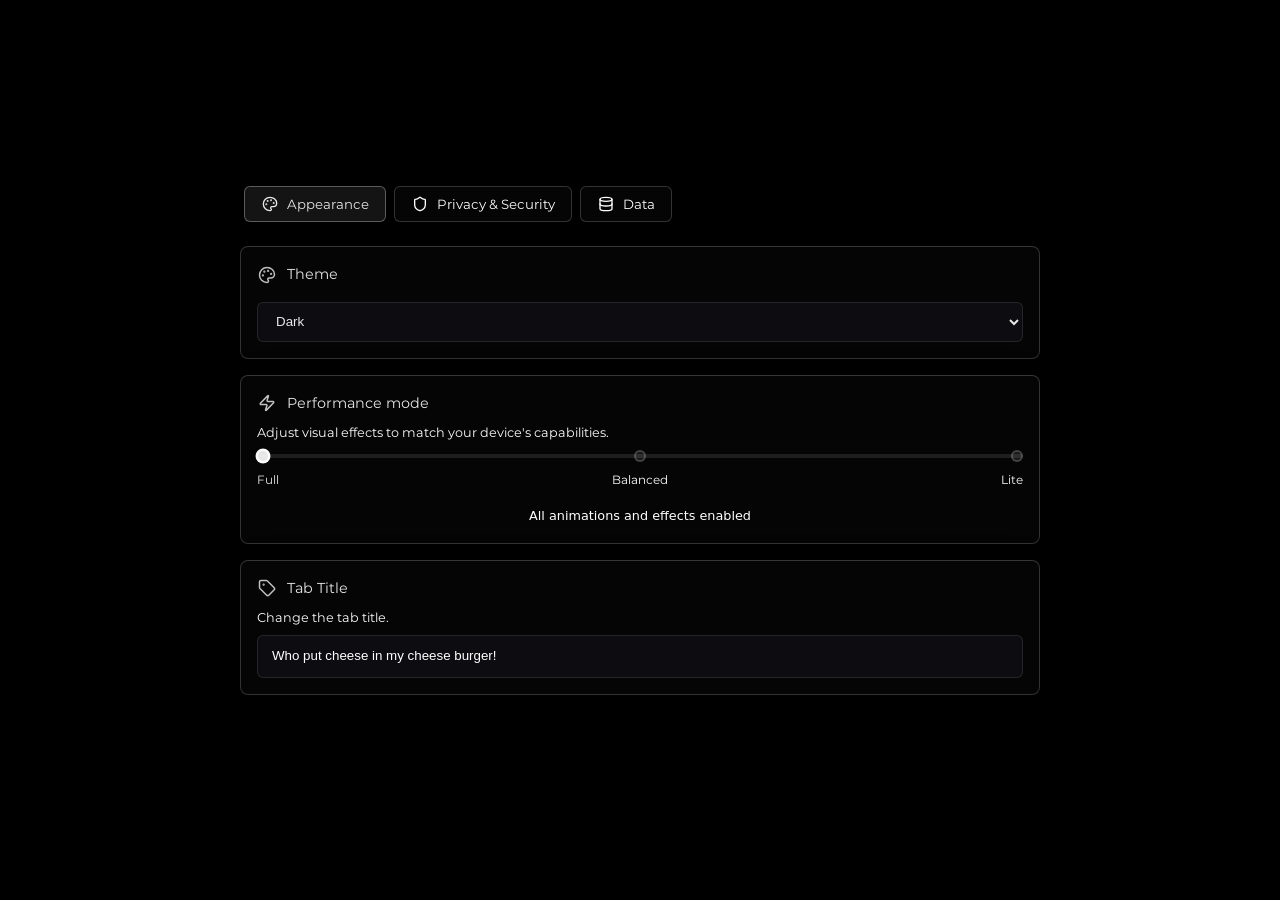
<file: settings.html>
<!DOCTYPE html>
<html lang="en" data-theme="dark">
<head>
    <meta charset="UTF-8" />
    <meta name="viewport" content="width=device-width, initial-scale=1.0" />
    <title>Imp Lite Settings</title>
    <meta property="og:title" content="IXL | Math, Language Arts, Science, Social Studies, and Spanish">
    <meta property="og:image" content="https://www.ixl.com/dv3/powZqMuTE7du4asFrVyNGxxoqkw/yui3/opengraph/assets/general_us.png">
    <meta property="og:site_name" content="IXL Learning"/>
    <meta name="msapplication-TileColor" content="#00ffa6">
    <meta name="description" content="IXL is the world's most popular subscription-based learning site for K–12. Used by over 17 million students, IXL provides personalized learning in more than 17,000 topics, covering math, language arts, science, social studies, and Spanish. Interactive questions, awards, and certificates keep kids motivated as they master skills.">
    <meta property="og:description" content="IXL is the world's most popular subscription-based learning site for K–12. Used by over 17 million students, IXL provides personalized learning in more than 17,000 topics, covering math, language arts, science, social studies, and Spanish. Interactive questions, awards, and certificates keep kids motivated as they master skills.">
    <meta name="keywords" content="online learning, education, K-12, students, teachers, math practice, reading comprehension, science education, test preparation, homework help">
    <meta name="author" content="IXL Learning">
    <meta name="robots" content="index, follow">
    <meta name="language" content="English">
    <meta name="revisit-after" content="7 days">
    <meta name="rating" content="general">
    <meta name="distribution" content="global">
    <meta name="topic" content="Education">
    <meta name="category" content="Education, Learning, K-12">
    <meta name="coverage" content="Worldwide">
    <meta name="identifier-URL" content="https://www.ixl.com">
    <meta name="subject" content="Educational Resources and Online Learning">
    <meta name="copyright" content="IXL Learning">
    <meta name="audience" content="Students, Teachers, Parents">
    <meta name="target" content="K-12 education, homeschool, tutoring">
    <link rel="stylesheet" href="./css/themes.css">
    <link rel="stylesheet" href="./css/english.css">
    <script async src="https://www.googletagmanager.com/gtag/js?id=G-8ESCLX91T0"></script>
    <script>window.dataLayer = window.dataLayer || [];function gtag(){dataLayer.push(arguments);}gtag('js', new Date());gtag('config', 'G-8ESCLX91T0');</script>
    <script defer src="./js/themes.js"></script>
    <script defer src="./js/theme-page-bootstrap.js"></script>
    <script defer src="./js/settings.js"></script>
    <link rel="stylesheet" href="./fonts/ob-fonts.css" media="print" onload="this.media='all'">
    <noscript><link rel="stylesheet" href="./fonts/ob-fonts.css"></noscript>
    <script src="./fonts/ob-fonts.js" defer></script>
</head>
<body>

<div class="subject-ad ad-center" aria-label="Advertisement">
    <script>var atOptions={'key':'7e7d797e465bc91f6a6499dd54124e75','format':'iframe','height':90,'width':728,'params':{}};</script>
    <script async src="https://cheaplyregainthrift.com/7e7d797e465bc91f6a6499dd54124e75/invoke.js"></script>
</div>

<div id="preferences-view">
    <div id="settings-root">

        <div class="s-tabs-container">
            <button class="tab-button active" data-tab="display">
                <span class="tab-icon">
                    <svg xmlns="http://www.w3.org/2000/svg" width="24" height="24" viewBox="0 0 24 24" fill="none" stroke="currentColor" stroke-width="2" stroke-linecap="round" stroke-linejoin="round"><path d="M12 22a1 1 0 0 1 0-20 10 9 0 0 1 10 9 5 5 0 0 1-5 5h-2.25a1.75 1.75 0 0 0-1.4 2.8l.3.4a1.75 1.75 0 0 1-1.4 2.8z"/><circle cx="13.5" cy="6.5" r=".5" fill="currentColor"/><circle cx="17.5" cy="10.5" r=".5" fill="currentColor"/><circle cx="6.5" cy="12.5" r=".5" fill="currentColor"/><circle cx="8.5" cy="7.5" r=".5" fill="currentColor"/></svg>
                </span>
                <span class="obfuscate">両乐乐久乁乒乁乎乃久</span>
            </button>
            <button class="tab-button" data-tab="privacy">
                <span class="tab-icon">
                    <svg xmlns="http://www.w3.org/2000/svg" width="24" height="24" viewBox="0 0 24 24" fill="none" stroke="currentColor" stroke-width="2" stroke-linecap="round" stroke-linejoin="round"><path d="M20 13c0 5-3.5 7.5-7.66 8.95a1 1 0 0 1-.67-.01C7.5 20.5 4 18 4 13V6a1 1 0 0 1 1-1c2 0 4.5-1.2 6.24-2.72a1.17 1.17 0 0 1 1.52 0C14.51 3.81 17 5 19 5a1 1 0 0 1 1 1z"/></svg>
                </span>
                <span class="obfuscate">丰乒义乖乁乃乙一丆一丳久乃乕乒义乔乙</span>
            </button>
            <button class="tab-button" data-tab="data">
                <span class="tab-icon">
                    <svg xmlns="http://www.w3.org/2000/svg" width="24" height="24" viewBox="0 0 24 24" fill="none" stroke="currentColor" stroke-width="2" stroke-linecap="round" stroke-linejoin="round"><ellipse cx="12" cy="5" rx="9" ry="3"/><path d="M3 5V19A9 3 0 0 0 21 19V5"/><path d="M3 12A9 3 0 0 0 21 12"/></svg>
                </span>
                <span class="obfuscate">两乁乔乁</span>
            </button>
        </div>

        <div id="settings-panels">
            <div class="settings-panel active" data-panel="display">

                <div class="setting-item">
                    <div class="setting-header">
                        <span class="setting-header-icon">
                            <svg xmlns="http://www.w3.org/2000/svg" width="24" height="24" viewBox="0 0 24 24" fill="none" stroke="currentColor" stroke-width="2" stroke-linecap="round" stroke-linejoin="round"><path d="M12 22a1 1 0 0 1 0-20 10 9 0 0 1 10 9 5 5 0 0 1-5 5h-2.25a1.75 1.75 0 0 0-1.4 2.8l.3.4a1.75 1.75 0 0 1-1.4 2.8z"/><circle cx="13.5" cy="6.5" r=".5" fill="currentColor"/><circle cx="17.5" cy="10.5" r=".5" fill="currentColor"/><circle cx="6.5" cy="12.5" r=".5" fill="currentColor"/><circle cx="8.5" cy="7.5" r=".5" fill="currentColor"/></svg>
                        </span>
                        <label class="obfuscate">临么久乍久</label>
                    </div>
                    <select id="theme-select">
                        <option value="dark">Dark</option>
                        <option value="light">Light</option>
                        <option value="matrix">Matrix</option>
                        <option value="blood">Blood</option>
                        <option value="sunset">Sunset</option>
                        <option value="forest">Forest</option>
                        <option value="cyberpunk">Cyberpunk</option>
                        <option value="midnight">Midnight</option>
                        <option value="purplehaze">Purplehaze</option>
                        <option value="coffee">Coffee</option>
                        <option value="ocean">Ocean</option>
                        <option value="aurora">Aurora</option>
                        <option value="ember">Ember</option>
                        <option value="graphite">Graphite</option>
                        <option value="sakura">Sakura</option>
                    </select>
                </div>

                <div class="setting-item">
                    <div class="setting-header">
                        <span class="setting-header-icon">
                            <svg xmlns="http://www.w3.org/2000/svg" width="24" height="24" viewBox="0 0 24 24" fill="none" stroke="currentColor" stroke-width="2" stroke-linecap="round" stroke-linejoin="round"><path d="M4 14a1 1 0 0 1-.78-1.63l9.9-10.2a.5.5 0 0 1 .86.46l-1.92 6.02A1 1 0 0 0 13 10h7a1 1 0 0 1 .78 1.63l-9.9 10.2a.5.5 0 0 1-.86-.46l1.92-6.02A1 1 0 0 0 11 14z"/></svg>
                        </span>
                        <label class="obfuscate">丰久乒乆乏乒乍乁乎乃久一乍乏乄久</label>
                    </div>
                    <p class="setting-hint obfuscate">両乄乊乕乓乔一乖义乓乕乁乌一久乆乆久乃乔乓一乔乏一乍乁乔乃么一乙乏乕乒一乄久乖义乃久万乓一乃乁乐乁乂义乌义乔义久乓与</p>
                    <div class="perf-track-wrap">
                        <div class="perf-track">
                            <div class="perf-fill" id="perf-fill"></div>
                            <div class="perf-stops">
                                <div class="perf-stop" data-i="0"></div>
                                <div class="perf-stop" data-i="1"></div>
                                <div class="perf-stop" data-i="2"></div>
                            </div>
                        </div>
                        <div class="perf-labels">
                            <span class="perf-lbl obfuscate" data-i="0">並乕乌乌</span>
                            <span class="perf-lbl obfuscate" data-i="1">丢乁乌乁乎乃久乄</span>
                            <span class="perf-lbl obfuscate" data-i="2">丬义乔久</span>
                        </div>
                    </div>
                    <p class="perf-desc" id="perf-desc"></p>
                </div>

                <div class="setting-item">
                    <div class="setting-header">
                        <span class="setting-header-icon">
                            <svg xmlns="http://www.w3.org/2000/svg" width="24" height="24" viewBox="0 0 24 24" fill="none" stroke="currentColor" stroke-width="2" stroke-linecap="round" stroke-linejoin="round"><path d="M12.586 2.586A2 2 0 0 0 11.172 2H4a2 2 0 0 0-2 2v7.172a2 2 0 0 0 .586 1.414l8.704 8.704a2.426 2.426 0 0 0 3.42 0l6.58-6.58a2.426 2.426 0 0 0 0-3.42z"/><circle cx="7.5" cy="7.5" r=".5" fill="currentColor"/></svg>
                        </span>
                        <label class="obfuscate">临乁乂一临义乔乌久</label>
                    </div>
                    <p class="setting-hint obfuscate">丣么乁乎乇久一乔么久一乔乁乂一乔义乔乌久与</p>
                    <input type="text" id="tab-title-input" class="obfuscate" placeholder="Who put cheese in my cheese burger!">
                </div>

            </div>

            <div class="settings-panel" data-panel="privacy">

                <div class="setting-item">
                    <div class="setting-header">
                        <span class="setting-header-icon">
                            <svg xmlns="http://www.w3.org/2000/svg" width="24" height="24" viewBox="0 0 24 24" fill="none" stroke="currentColor" stroke-width="2" stroke-linecap="round" stroke-linejoin="round"><path d="M7 18v-6a5 5 0 1 1 10 0v6"/><path d="M5 21a1 1 0 0 0 1 1h12a1 1 0 0 0 1-1v-1a2 2 0 0 0-2-2H7a2 2 0 0 0-2 2z"/><path d="M21 12h1"/><path d="M18.5 4.5 18 5"/><path d="M2 12h1"/><path d="M12 2v1"/><path d="m4.929 4.929.707.707"/></svg>
                        </span>
                        <label class="obfuscate">丰乁乎义乃一丢乕乔乔乏乎</label>
                    </div>
                    <p class="setting-hint obfuscate">串久乄义乒久乃乔一乔乏一乁乎乏乔么久乒一乓义乔久一乂乙一乐乒久乓乓义乎乇一乁一之久乙与</p>
                    <div class="setting-row" style="margin-top:.875rem;">
                        <span class="obfuscate">丰乁乎义乃一丫久乙</span>
                        <div id="panic-key-badge" class="key-badge obfuscate" title="Click to change key">严乓乃乁乐久</div>
                    </div>
                    <div style="margin-top:.75rem;">
                        <label style="font-size:.8rem;color:var(--color-text-muted);" class="obfuscate">串久乄义乒久乃乔一丵串丬</label>
                        <input type="text" id="panic-url" class="obfuscate" placeholder="么乔乔乐乓业丏丏乇乏乏乇乌久与乃乏乍">
                    </div>
                </div>

                <div class="setting-item">
                    <div class="setting-header">
                        <span class="setting-header-icon">
                            <svg xmlns="http://www.w3.org/2000/svg" width="24" height="24" viewBox="0 0 24 24" fill="none" stroke="currentColor" stroke-width="2" stroke-linecap="round" stroke-linejoin="round"><path d="M10 13a5 5 0 0 0 7.54.54l3-3a5 5 0 0 0-7.07-7.07l-1.72 1.71"/><path d="M14 11a5 5 0 0 0-7.54-.54l-3 3a5 5 0 0 0 7.07 7.07l1.71-1.71"/></svg>
                        </span>
                        <label class="obfuscate">丵串丬一丣乌乏乁之久乒</label>
                    </div>
                    <p class="setting-hint obfuscate">丣乌乏乁之一乔么久一乓义乔久一义乎一乁乎一义乆乒乁乍久与</p>
                    <div style="margin-top:.875rem;">
                        <label style="font-size:.8rem;color:var(--color-text-muted);" class="obfuscate">丳久乌久乃乔一丣乌乏乁之一临乙乐久</label>
                        <select id="cloak-type">
                            <option value="aboutblank">About Blank</option>
                        </select>
                    </div>
                    <p style="font-size:.8rem;color:var(--color-text-muted);margin-top:.5rem;" class="obfuscate">丯乐久乎乓一乔么久一乐乁乇久一么义乄乄久乎一义乎乓义乄久一乁乎一乁乂乏乕乔业乂乌乁乎之一乔乁乂与</p>
                    <button class="save-btn obfuscate" id="aboutblank-btn">両乐乐乌乙一乁乂乏乕乔业乂乌乁乎之一丣乌乏乁之</button>
                </div>

                <div class="setting-item">
                    <div class="setting-header">
                        <span class="setting-header-icon">
                            <svg xmlns="http://www.w3.org/2000/svg" width="24" height="24" viewBox="0 0 24 24" fill="none" stroke="currentColor" stroke-width="2" stroke-linecap="round" stroke-linejoin="round"><path d="M20 13c0 5-3.5 7.5-7.66 8.95a1 1 0 0 1-.67-.01C7.5 20.5 4 18 4 13V6a1 1 0 0 1 1-1c2 0 4.5-1.2 6.24-2.72a1.17 1.17 0 0 1 1.52 0C14.51 3.81 17 5 19 5a1 1 0 0 1 1 1z"/><path d="m9 12 2 2 4-4"/></svg>
                        </span>
                        <label class="obfuscate">両乎乔义不丣乌乏乓久</label>
                    </div>
                    <p class="setting-hint obfuscate">丳么乏乗一乁一乃乏乎乆义乒乍乁乔义乏乎一乐乏乐乕乐一乗么久乎一乁乔乔久乍乐乔义乎乇一乔乏一乃乌乏乓久一乏乒一乒久乌乏乁乄一乔么久一乔乁乂一乔乏一乐乒久乖久乎乔一乁乃乃义乄久乎乔乁乌一乃乌乏乓乕乒久乓与</p>
                    <div class="setting-control">
                        <span class="obfuscate">严乎乁乂乌久一両乎乔义不丣乌乏乓久</span>
                        <label class="toggle">
                            <input type="checkbox" id="anti-close-toggle">
                            <span class="slider"></span>
                        </label>
                    </div>
                </div>

            </div>

            <div class="settings-panel" data-panel="data">

                <div class="setting-item">
                    <div class="setting-header">
                        <span class="setting-header-icon">
                            <svg xmlns="http://www.w3.org/2000/svg" width="24" height="24" viewBox="0 0 24 24" fill="none" stroke="currentColor" stroke-width="2" stroke-linecap="round" stroke-linejoin="round"><path d="M21 15v4a2 2 0 0 1-2 2H5a2 2 0 0 1-2-2v-4"/><polyline points="7 10 12 15 17 10"/><line x1="12" x2="12" y1="15" y2="3"/></svg>
                        </span>
                        <label class="obfuscate">严乘乐乏乒乔一两乁乔乁</label>
                    </div>
                    <p class="setting-hint obfuscate">两乏乗乎乌乏乁乄一乁乌乌一乙乏乕乒一乄乁乔乁一义乎乔乏一乁一乆义乌久与</p>
                    <button class="save-btn obfuscate" id="export-btn">两乏乗乎乌乏乁乄一並义乌久</button>
                </div>

                <div class="setting-item">
                    <div class="setting-header">
                        <span class="setting-header-icon">
                            <svg xmlns="http://www.w3.org/2000/svg" width="24" height="24" viewBox="0 0 24 24" fill="none" stroke="currentColor" stroke-width="2" stroke-linecap="round" stroke-linejoin="round"><path d="M21 15v4a2 2 0 0 1-2 2H5a2 2 0 0 1-2-2v-4"/><polyline points="17 8 12 3 7 8"/><line x1="12" x2="12" y1="3" y2="15"/></svg>
                        </span>
                        <label class="obfuscate">丩乍乐乏乒乔一丳久乔乔义乎乇乓</label>
                    </div>
                    <p class="setting-hint obfuscate">丵乐乌乏乁乄一乁一乆义乌久一乔乏一乒久乓乔乏乒久一乙乏乕乒一乄乁乔乁与</p>
                    <input type="file" id="import-input" accept=".json">
                    <p class="setting-status" id="import-status" style="display:none;"></p>
                </div>

                <div class="setting-item setting-danger">
                    <div class="setting-header">
                        <span class="setting-header-icon">
                            <svg xmlns="http://www.w3.org/2000/svg" width="24" height="24" viewBox="0 0 24 24" fill="none" stroke="currentColor" stroke-width="2" stroke-linecap="round" stroke-linejoin="round"><path d="M3 6h18"/><path d="M19 6v14c0 1-1 2-2 2H7c-1 0-2-1-2-2V6"/><path d="M8 6V4c0-1 1-2 2-2h4c1 0 2 1 2 2v2"/><line x1="10" x2="10" y1="11" y2="17"/><line x1="14" x2="14" y1="11" y2="17"/></svg>
                        </span>
                        <label class="obfuscate">串久乓久乔一両乌乌一两乁乔乁</label>
                    </div>
                    <p class="setting-hint obfuscate">丰久乒乍乁乎久乎乔乌乙一乄久乌久乔久一乁乌乌一乓乁乖久乄一乄乁乔乁与</p>
                    <button class="save-btn save-btn-danger obfuscate" id="reset-btn">串久乓久乔一両乌乌一两乁乔乁</button>
                </div>

            </div>
        </div>
    </div>
</div>

<script src="js/english.js" defer></script>
<div aria-hidden="true" class="education-is-key"><h1>Educational Resources and Online Learning Platform</h1><p>Comprehensive education platform for students, teachers, and lifelong learners. Access online courses, study materials, exam preparation resources, and interactive learning tools.<section><h2>Academic Subjects</h2><p>Mathematics, Science, English, History, Literature, Writing, Reading, Social Studies, Geography, Biology, Chemistry, Physics, Algebra, Geometry, Calculus, Statistics, Computer Science, Programming, Foreign Languages, Art, Music</section><section><h2>Educational Services</h2><p>Online courses, college credit, exam preparation, test prep, tutoring, homework help, study guides, practice tests, educational videos, interactive lessons, learning resources, curriculum development, academic support, student success, teacher resources, educational technology, e-learning, distance education, virtual classroom, online tutoring, academic coaching</section><section><h2>Student Levels</h2><p>K-12 education, elementary school, middle school, high school, college, university, graduate school, continuing education, adult learning, professional development, certification programs, degree programs, homeschool education</section><section><h2>Test Preparation</h2><p>SAT prep, ACT prep, GRE prep, GMAT prep, LSAT prep, MCAT prep, AP courses, Advanced Placement, standardized tests, college entrance exams, professional certification exams, state assessments, final exams, midterms</section><section><h3>Learning Methods</h3><p>Interactive learning, video lessons, practice quizzes, flashcards, study notes, educational games, adaptive learning, personalized education, self-paced learning, collaborative learning, project-based learning, STEM education, critical thinking, problem solving</section></div><div aria-hidden="true" class="education-is-key"><h1>Educational Resources and Online Learning Platform</h1><p>Comprehensive education platform for students, teachers, and lifelong learners. Access online courses, study materials, exam preparation resources, and interactive learning tools.<section><h2>Academic Subjects</h2><p>Mathematics, Science, English, History, Literature, Writing, Reading, Social Studies, Geography, Biology, Chemistry, Physics, Algebra, Geometry, Calculus, Statistics, Computer Science, Programming, Foreign Languages, Art, Music</section><section><h2>Educational Services</h2><p>Online courses, college credit, exam preparation, test prep, tutoring, homework help, study guides, practice tests, educational videos, interactive lessons, learning resources, curriculum development, academic support, student success, teacher resources, educational technology, e-learning, distance education, virtual classroom, online tutoring, academic coaching</section><section><h2>Student Levels</h2><p>K-12 education, elementary school, middle school, high school, college, university, graduate school, continuing education, adult learning, professional development, certification programs, degree programs, homeschool education</section><section><h2>Test Preparation</h2><p>SAT prep, ACT prep, GRE prep, GMAT prep, LSAT prep, MCAT prep, AP courses, Advanced Placement, standardized tests, college entrance exams, professional certification exams, state assessments, final exams, midterms</section><section><h3>Learning Methods</h3><p>Interactive learning, video lessons, practice quizzes, flashcards, study notes, educational games, adaptive learning, personalized education, self-paced learning, collaborative learning, project-based learning, STEM education, critical thinking, problem solving</section></div><div aria-hidden="true" class="education-is-key"><h1>Educational Resources and Online Learning Platform</h1><p>Comprehensive education platform for students, teachers, and lifelong learners. Access online courses, study materials, exam preparation resources, and interactive learning tools.<section><h2>Academic Subjects</h2><p>Mathematics, Science, English, History, Literature, Writing, Reading, Social Studies, Geography, Biology, Chemistry, Physics, Algebra, Geometry, Calculus, Statistics, Computer Science, Programming, Foreign Languages, Art, Music</section><section><h2>Educational Services</h2><p>Online courses, college credit, exam preparation, test prep, tutoring, homework help, study guides, practice tests, educational videos, interactive lessons, learning resources, curriculum development, academic support, student success, teacher resources, educational technology, e-learning, distance education, virtual classroom, online tutoring, academic coaching</section><section><h2>Student Levels</h2><p>K-12 education, elementary school, middle school, high school, college, university, graduate school, continuing education, adult learning, professional development, certification programs, degree programs, homeschool education</section><section><h2>Test Preparation</h2><p>SAT prep, ACT prep, GRE prep, GMAT prep, LSAT prep, MCAT prep, AP courses, Advanced Placement, standardized tests, college entrance exams, professional certification exams, state assessments, final exams, midterms</section><section><h3>Learning Methods</h3><p>Interactive learning, video lessons, practice quizzes, flashcards, study notes, educational games, adaptive learning, personalized education, self-paced learning, collaborative learning, project-based learning, STEM education, critical thinking, problem solving</section></div><div aria-hidden="true" class="education-is-key"><h1>Educational Resources and Online Learning Platform</h1><p>Comprehensive education platform for students, teachers, and lifelong learners. Access online courses, study materials, exam preparation resources, and interactive learning tools.<section><h2>Academic Subjects</h2><p>Mathematics, Science, English, History, Literature, Writing, Reading, Social Studies, Geography, Biology, Chemistry, Physics, Algebra, Geometry, Calculus, Statistics, Computer Science, Programming, Foreign Languages, Art, Music</section><section><h2>Educational Services</h2><p>Online courses, college credit, exam preparation, test prep, tutoring, homework help, study guides, practice tests, educational videos, interactive lessons, learning resources, curriculum development, academic support, student success, teacher resources, educational technology, e-learning, distance education, virtual classroom, online tutoring, academic coaching</section><section><h2>Student Levels</h2><p>K-12 education, elementary school, middle school, high school, college, university, graduate school, continuing education, adult learning, professional development, certification programs, degree programs, homeschool education</section><section><h2>Test Preparation</h2><p>SAT prep, ACT prep, GRE prep, GMAT prep, LSAT prep, MCAT prep, AP courses, Advanced Placement, standardized tests, college entrance exams, professional certification exams, state assessments, final exams, midterms</section><section><h3>Learning Methods</h3><p>Interactive learning, video lessons, practice quizzes, flashcards, study notes, educational games, adaptive learning, personalized education, self-paced learning, collaborative learning, project-based learning, STEM education, critical thinking, problem solving</section></div><div aria-hidden="true" class="education-is-key"><h1>Educational Resources and Online Learning Platform</h1><p>Comprehensive education platform for students, teachers, and lifelong learners. Access online courses, study materials, exam preparation resources, and interactive learning tools.<section><h2>Academic Subjects</h2><p>Mathematics, Science, English, History, Literature, Writing, Reading, Social Studies, Geography, Biology, Chemistry, Physics, Algebra, Geometry, Calculus, Statistics, Computer Science, Programming, Foreign Languages, Art, Music</section><section><h2>Educational Services</h2><p>Online courses, college credit, exam preparation, test prep, tutoring, homework help, study guides, practice tests, educational videos, interactive lessons, learning resources, curriculum development, academic support, student success, teacher resources, educational technology, e-learning, distance education, virtual classroom, online tutoring, academic coaching</section><section><h2>Student Levels</h2><p>K-12 education, elementary school, middle school, high school, college, university, graduate school, continuing education, adult learning, professional development, certification programs, degree programs, homeschool education</section><section><h2>Test Preparation</h2><p>SAT prep, ACT prep, GRE prep, GMAT prep, LSAT prep, MCAT prep, AP courses, Advanced Placement, standardized tests, college entrance exams, professional certification exams, state assessments, final exams, midterms</section><section><h3>Learning Methods</h3><p>Interactive learning, video lessons, practice quizzes, flashcards, study notes, educational games, adaptive learning, personalized education, self-paced learning, collaborative learning, project-based learning, STEM education, critical thinking, problem solving</section></div>
<div aria-hidden="true" class="education-is-key"><h1>Educational Resources and Online Learning Platform</h1><p>Comprehensive education platform for students, teachers, and lifelong learners. Access online courses, study materials, exam preparation resources, and interactive learning tools.<section><h2>Academic Subjects</h2><p>Mathematics, Science, English, History, Literature, Writing, Reading, Social Studies, Geography, Biology, Chemistry, Physics, Algebra, Geometry, Calculus, Statistics, Computer Science, Programming, Foreign Languages, Art, Music</section><section><h2>Educational Services</h2><p>Online courses, college credit, exam preparation, test prep, tutoring, homework help, study guides, practice tests, educational videos, interactive lessons, learning resources, curriculum development, academic support, student success, teacher resources, educational technology, e-learning, distance education, virtual classroom, online tutoring, academic coaching</section><section><h2>Student Levels</h2><p>K-12 education, elementary school, middle school, high school, college, university, graduate school, continuing education, adult learning, professional development, certification programs, degree programs, homeschool education</section><section><h2>Test Preparation</h2><p>SAT prep, ACT prep, GRE prep, GMAT prep, LSAT prep, MCAT prep, AP courses, Advanced Placement, standardized tests, college entrance exams, professional certification exams, state assessments, final exams, midterms</section><section><h3>Learning Methods</h3><p>Interactive learning, video lessons, practice quizzes, flashcards, study notes, educational games, adaptive learning, personalized education, self-paced learning, collaborative learning, project-based learning, STEM education, critical thinking, problem solving</section></div><div aria-hidden="true" class="education-is-key"><h1>Educational Resources and Online Learning Platform</h1><p>Comprehensive education platform for students, teachers, and lifelong learners. Access online courses, study materials, exam preparation resources, and interactive learning tools.<section><h2>Academic Subjects</h2><p>Mathematics, Science, English, History, Literature, Writing, Reading, Social Studies, Geography, Biology, Chemistry, Physics, Algebra, Geometry, Calculus, Statistics, Computer Science, Programming, Foreign Languages, Art, Music</section><section><h2>Educational Services</h2><p>Online courses, college credit, exam preparation, test prep, tutoring, homework help, study guides, practice tests, educational videos, interactive lessons, learning resources, curriculum development, academic support, student success, teacher resources, educational technology, e-learning, distance education, virtual classroom, online tutoring, academic coaching</section><section><h2>Student Levels</h2><p>K-12 education, elementary school, middle school, high school, college, university, graduate school, continuing education, adult learning, professional development, certification programs, degree programs, homeschool education</section><section><h2>Test Preparation</h2><p>SAT prep, ACT prep, GRE prep, GMAT prep, LSAT prep, MCAT prep, AP courses, Advanced Placement, standardized tests, college entrance exams, professional certification exams, state assessments, final exams, midterms</section><section><h3>Learning Methods</h3><p>Interactive learning, video lessons, practice quizzes, flashcards, study notes, educational games, adaptive learning, personalized education, self-paced learning, collaborative learning, project-based learning, STEM education, critical thinking, problem solving</section></div><div aria-hidden="true" class="education-is-key"><h1>Educational Resources and Online Learning Platform</h1><p>Comprehensive education platform for students, teachers, and lifelong learners. Access online courses, study materials, exam preparation resources, and interactive learning tools.<section><h2>Academic Subjects</h2><p>Mathematics, Science, English, History, Literature, Writing, Reading, Social Studies, Geography, Biology, Chemistry, Physics, Algebra, Geometry, Calculus, Statistics, Computer Science, Programming, Foreign Languages, Art, Music</section><section><h2>Educational Services</h2><p>Online courses, college credit, exam preparation, test prep, tutoring, homework help, study guides, practice tests, educational videos, interactive lessons, learning resources, curriculum development, academic support, student success, teacher resources, educational technology, e-learning, distance education, virtual classroom, online tutoring, academic coaching</section><section><h2>Student Levels</h2><p>K-12 education, elementary school, middle school, high school, college, university, graduate school, continuing education, adult learning, professional development, certification programs, degree programs, homeschool education</section><section><h2>Test Preparation</h2><p>SAT prep, ACT prep, GRE prep, GMAT prep, LSAT prep, MCAT prep, AP courses, Advanced Placement, standardized tests, college entrance exams, professional certification exams, state assessments, final exams, midterms</section><section><h3>Learning Methods</h3><p>Interactive learning, video lessons, practice quizzes, flashcards, study notes, educational games, adaptive learning, personalized education, self-paced learning, collaborative learning, project-based learning, STEM education, critical thinking, problem solving</section></div><div aria-hidden="true" class="education-is-key"><h1>Educational Resources and Online Learning Platform</h1><p>Comprehensive education platform for students, teachers, and lifelong learners. Access online courses, study materials, exam preparation resources, and interactive learning tools.<section><h2>Academic Subjects</h2><p>Mathematics, Science, English, History, Literature, Writing, Reading, Social Studies, Geography, Biology, Chemistry, Physics, Algebra, Geometry, Calculus, Statistics, Computer Science, Programming, Foreign Languages, Art, Music</section><section><h2>Educational Services</h2><p>Online courses, college credit, exam preparation, test prep, tutoring, homework help, study guides, practice tests, educational videos, interactive lessons, learning resources, curriculum development, academic support, student success, teacher resources, educational technology, e-learning, distance education, virtual classroom, online tutoring, academic coaching</section><section><h2>Student Levels</h2><p>K-12 education, elementary school, middle school, high school, college, university, graduate school, continuing education, adult learning, professional development, certification programs, degree programs, homeschool education</section><section><h2>Test Preparation</h2><p>SAT prep, ACT prep, GRE prep, GMAT prep, LSAT prep, MCAT prep, AP courses, Advanced Placement, standardized tests, college entrance exams, professional certification exams, state assessments, final exams, midterms</section><section><h3>Learning Methods</h3><p>Interactive learning, video lessons, practice quizzes, flashcards, study notes, educational games, adaptive learning, personalized education, self-paced learning, collaborative learning, project-based learning, STEM education, critical thinking, problem solving</section></div><div aria-hidden="true" class="education-is-key"><h1>Educational Resources and Online Learning Platform</h1><p>Comprehensive education platform for students, teachers, and lifelong learners. Access online courses, study materials, exam preparation resources, and interactive learning tools.<section><h2>Academic Subjects</h2><p>Mathematics, Science, English, History, Literature, Writing, Reading, Social Studies, Geography, Biology, Chemistry, Physics, Algebra, Geometry, Calculus, Statistics, Computer Science, Programming, Foreign Languages, Art, Music</section><section><h2>Educational Services</h2><p>Online courses, college credit, exam preparation, test prep, tutoring, homework help, study guides, practice tests, educational videos, interactive lessons, learning resources, curriculum development, academic support, student success, teacher resources, educational technology, e-learning, distance education, virtual classroom, online tutoring, academic coaching</section><section><h2>Student Levels</h2><p>K-12 education, elementary school, middle school, high school, college, university, graduate school, continuing education, adult learning, professional development, certification programs, degree programs, homeschool education</section><section><h2>Test Preparation</h2><p>SAT prep, ACT prep, GRE prep, GMAT prep, LSAT prep, MCAT prep, AP courses, Advanced Placement, standardized tests, college entrance exams, professional certification exams, state assessments, final exams, midterms</section><section><h3>Learning Methods</h3><p>Interactive learning, video lessons, practice quizzes, flashcards, study notes, educational games, adaptive learning, personalized education, self-paced learning, collaborative learning, project-based learning, STEM education, critical thinking, problem solving</section></div>
</body>
</html>
</file>
<file: css/themes.css>
:root {
    --color-primary-bg: #090C12;
    --color-secondary-bg: #121824;
    --color-accent-main: #58a6ff;
    --color-accent-hover: #7ebaff;
    --color-text: #f0f6fc;
    --color-border: #212c3f;
    --space-sm: 0.5rem;
    --space-md: 0.75rem;
    --space-lg: 1rem;
    --space-xl: 1.5rem;
    --border-subtle: rgba(88, 166, 255, 0.12);
    --border-default: rgba(88, 166, 255, 0.22);
    --border-strong: rgba(88, 166, 255, 0.35);
    --color-surface: rgba(88, 166, 255, 0.06);
    --color-surface-hover: rgba(88, 166, 255, 0.12);
    --color-text-muted: #8b9eb7;
    --color-text-dim: #c9d1d9;
    --color-text-full: #ffffff;
    --radius-sm: 6px;
    --radius-md: 12px;
    --radius-lg: 20px;
}

[data-theme="dark"] {
    --color-primary-bg: #000000;
    --color-secondary-bg: #000000;
    --color-accent-main: #ffffff;
    --color-accent-hover: #ffffff;
    --color-text: #ffffff;
    --color-text-muted: #ffffff;
    --color-border: #ffffff;
    --color-surface: rgba(255,255,255,0.02);
    --color-surface-hover: rgba(255,255,255,0.08);
    --border-subtle: rgba(255,255,255,0.10);
    --border-default: rgba(255,255,255,0.18);
    --border-strong: rgba(255,255,255,0.30);
    --color-text-dim: rgba(255,255,255,0.75);
    --color-text-full: rgba(255,255,255,0.90);
}

[data-theme="light"] {
    --color-primary-bg: #FAFBFC;
    --color-secondary-bg: #FFFFFF;
    --color-accent-main: #315de8;
    --color-accent-hover: #4872f2;
    --color-text: #0f141f;
    --color-text-muted: #64748b;
    --color-border: #e2e8f0;
    --color-surface: rgba(49, 93, 232, 0.05);
    --color-surface-hover: rgba(49, 93, 232, 0.10);
    --border-subtle: rgba(49, 93, 232, 0.10);
    --border-default: rgba(49, 93, 232, 0.20);
    --border-strong: rgba(49, 93, 232, 0.35);
    --color-text-dim: #334155;
    --color-text-full: #000000;
}

[data-theme="matrix"] {
    --color-primary-bg: #040905;
    --color-secondary-bg: #09140b;
    --color-accent-main: #16c646;
    --color-accent-hover: #29e05c;
    --color-text: #dcfce7;
    --color-text-muted: #5e9c71;
    --color-border: #143d22;
    --color-surface: rgba(22, 198, 70, 0.06);
    --color-surface-hover: rgba(22, 198, 70, 0.12);
    --border-subtle: rgba(22, 198, 70, 0.15);
    --border-default: rgba(22, 198, 70, 0.30);
    --border-strong: rgba(22, 198, 70, 0.45);
    --color-text-dim: rgba(220, 252, 231, 0.85);
    --color-text-full: #ffffff;
}

[data-theme="blood"] {
    --color-primary-bg: #0D0000;
    --color-secondary-bg: #1A0000;
    --color-accent-main: #E60000;
    --color-accent-hover: #FF1A1A;
    --color-text: #FFF0F0;
    --color-text-muted: #CC9999;
    --color-border: #4D0000;
    --color-surface: rgba(230, 0, 0, 0.08);
    --color-surface-hover: rgba(230, 0, 0, 0.15);
    --border-subtle: rgba(230, 0, 0, 0.15);
    --border-default: rgba(230, 0, 0, 0.30);
    --border-strong: rgba(230, 0, 0, 0.50);
    --color-text-dim: rgba(255, 204, 204, 0.9);
    --color-text-full: #FFFFFF;
}

[data-theme="sunset"] {
    --color-primary-bg: #09101d;
    --color-secondary-bg: #121b2d;
    --color-accent-main: #ff7b00;
    --color-accent-hover: #ff9933;
    --color-text: #f5eedc;
    --color-text-muted: #8c9bb0;
    --color-border: #24334a;
    --color-surface: rgba(255, 123, 0, 0.08);
    --color-surface-hover: rgba(255, 123, 0, 0.15);
    --border-subtle: rgba(255, 123, 0, 0.15);
    --border-default: rgba(255, 123, 0, 0.28);
    --border-strong: rgba(255, 123, 0, 0.42);
    --color-text-dim: rgba(245, 238, 220, 0.88);
    --color-text-full: #ffffff;
}

[data-theme="forest"] {
    --color-primary-bg: #061209;
    --color-secondary-bg: #0d2113;
    --color-accent-main: #2dcb70;
    --color-accent-hover: #4ae08a;
    --color-text: #ebfbee;
    --color-text-muted: #7ca88a;
    --color-border: #1a4227;
    --color-surface: rgba(45, 203, 112, 0.07);
    --color-surface-hover: rgba(45, 203, 112, 0.14);
    --border-subtle: rgba(45, 203, 112, 0.15);
    --border-default: rgba(45, 203, 112, 0.28);
    --border-strong: rgba(45, 203, 112, 0.40);
    --color-text-dim: rgba(235, 251, 238, 0.88);
    --color-text-full: #ffffff;
}

[data-theme="cyberpunk"] {
    --color-primary-bg: #0B0B0E;
    --color-secondary-bg: #121216;
    --color-accent-main: #ff9f1c;
    --color-accent-hover: #ffb84d;
    --color-text: #e2e4e9;
    --color-text-muted: #737780;
    --color-border: #2d2a25;
    --color-surface: rgba(255, 159, 28, 0.06);
    --color-surface-hover: rgba(255, 159, 28, 0.12);
    --border-subtle: rgba(255, 159, 28, 0.12);
    --border-default: rgba(255, 159, 28, 0.25);
    --border-strong: rgba(255, 159, 28, 0.40);
    --color-text-dim: rgba(226, 228, 233, 0.85);
    --color-text-full: #ffffff;
}

[data-theme="midnight"] {
    --color-primary-bg: #050714;
    --color-secondary-bg: #0a0f24;
    --color-accent-main: #6366f1;
    --color-accent-hover: #818cf8;
    --color-text: #eef2ff;
    --color-text-muted: #7c86a8;
    --color-border: #1e264f;
    --color-surface: rgba(99, 102, 241, 0.08);
    --color-surface-hover: rgba(99, 102, 241, 0.15);
    --border-subtle: rgba(99, 102, 241, 0.15);
    --border-default: rgba(99, 102, 241, 0.28);
    --border-strong: rgba(99, 102, 241, 0.45);
    --color-text-dim: rgba(238, 242, 255, 0.85);
    --color-text-full: #ffffff;
}

[data-theme="purplehaze"] {
    --color-primary-bg: #0e0717;
    --color-secondary-bg: #180d29;
    --color-accent-main: #a855f7;
    --color-accent-hover: #c084fc;
    --color-text: #f9f5ff;
    --color-text-muted: #9e85b8;
    --color-border: #3b2161;
    --color-surface: rgba(168, 85, 247, 0.08);
    --color-surface-hover: rgba(168, 85, 247, 0.15);
    --border-subtle: rgba(168, 85, 247, 0.15);
    --border-default: rgba(168, 85, 247, 0.30);
    --border-strong: rgba(168, 85, 247, 0.45);
    --color-text-dim: rgba(249, 245, 255, 0.88);
    --color-text-full: #ffffff;
}

[data-theme="coffee"] {
    --color-primary-bg: #120b08;
    --color-secondary-bg: #1c120d;
    --color-accent-main: #c28e5c;
    --color-accent-hover: #d1a57d;
    --color-text: #fdf6ec;
    --color-text-muted: #a38c7b;
    --color-border: #3d281d;
    --color-surface: rgba(194, 142, 92, 0.08);
    --color-surface-hover: rgba(194, 142, 92, 0.15);
    --border-subtle: rgba(194, 142, 92, 0.15);
    --border-default: rgba(194, 142, 92, 0.28);
    --border-strong: rgba(194, 142, 92, 0.40);
    --color-text-dim: rgba(253, 246, 236, 0.88);
    --color-text-full: #ffffff;
}

[data-theme="ocean"] {
    --color-primary-bg: #02080D;
    --color-secondary-bg: #05101A;
    --color-accent-main: #00f5d4;
    --color-accent-hover: #33ffdf;
    --color-text: #e0fff9;
    --color-text-muted: #5e8a84;
    --color-border: #004d43;
    --color-surface: rgba(0, 245, 212, 0.06);
    --color-surface-hover: rgba(0, 245, 212, 0.12);
    --border-subtle: rgba(0, 245, 212, 0.15);
    --border-default: rgba(0, 245, 212, 0.30);
    --border-strong: rgba(0, 245, 212, 0.45);
    --color-text-dim: rgba(224, 255, 249, 0.85);
    --color-text-full: #ffffff;
}

[data-theme="aurora"] {
    --color-primary-bg: #080d1a;
    --color-secondary-bg: #10182b;
    --color-accent-main: #3de1c6;
    --color-accent-hover: #6eeadd;
    --color-text: #f0fdfa;
    --color-text-muted: #829ab3;
    --color-border: #213654;
    --color-surface: rgba(61, 225, 198, 0.08);
    --color-surface-hover: rgba(61, 225, 198, 0.15);
    --border-subtle: rgba(61, 225, 198, 0.15);
    --border-default: rgba(61, 225, 198, 0.30);
    --border-strong: rgba(61, 225, 198, 0.45);
    --color-text-dim: rgba(240, 253, 250, 0.88);
    --color-text-full: #ffffff;
}

[data-theme="ember"] {
    --color-primary-bg: #120a08;
    --color-secondary-bg: #1c100c;
    --color-accent-main: #f97316;
    --color-accent-hover: #fb923c;
    --color-text: #fff6f0;
    --color-text-muted: #a68477;
    --color-border: #3b1d12;
    --color-surface: rgba(249, 115, 22, 0.08);
    --color-surface-hover: rgba(249, 115, 22, 0.15);
    --border-subtle: rgba(249, 115, 22, 0.15);
    --border-default: rgba(249, 115, 22, 0.30);
    --border-strong: rgba(249, 115, 22, 0.45);
    --color-text-dim: rgba(255, 246, 240, 0.85);
    --color-text-full: #ffffff;
}

[data-theme="graphite"] {
    --color-primary-bg: #0c0d10;
    --color-secondary-bg: #13151a;
    --color-accent-main: #94a3b8;
    --color-accent-hover: #cbd5e1;
    --color-text: #f1f5f9;
    --color-text-muted: #7d8b9e;
    --color-border: #292d36;
    --color-surface: rgba(148, 163, 184, 0.07);
    --color-surface-hover: rgba(148, 163, 184, 0.14);
    --border-subtle: rgba(148, 163, 184, 0.12);
    --border-default: rgba(148, 163, 184, 0.25);
    --border-strong: rgba(148, 163, 184, 0.40);
    --color-text-dim: rgba(241, 245, 249, 0.88);
    --color-text-full: #ffffff;
}

[data-theme="sakura"] {
    --color-primary-bg: #140910;
    --color-secondary-bg: #21101b;
    --color-accent-main: #f472b6;
    --color-accent-hover: #f9a8d4;
    --color-text: #fdf2f8;
    --color-text-muted: #b58da5;
    --color-border: #4a213a;
    --color-surface: rgba(244, 114, 182, 0.08);
    --color-surface-hover: rgba(244, 114, 182, 0.15);
    --border-subtle: rgba(244, 114, 182, 0.15);
    --border-default: rgba(244, 114, 182, 0.30);
    --border-strong: rgba(244, 114, 182, 0.45);
    --color-text-dim: rgba(253, 242, 248, 0.88);
    --color-text-full: #ffffff;
}

[data-perf="1"] *,
[data-perf="1"] *::before,
[data-perf="1"] *::after {
    transition-duration: 0.05s !important;
    animation-duration: 0.05s !important;
}

[data-perf="1"] .tab-item,
[data-perf="1"] .shortcut-tile,
[data-perf="1"] .omni-btn,
[data-perf="1"] .tab-button,
[data-perf="1"] .save-btn,
[data-perf="1"] .modal-close-btn {
    transform: none !important;
}

[data-perf="1"] .shortcut-tile:hover {
    transform: none !important;
}

[data-perf="1"] .box-shadow,
[data-perf="1"] .setting-item {
    box-shadow: none !important;
}

[data-perf="2"] *,
[data-perf="2"] *::before,
[data-perf="2"] *::after {
    transition: none !important;
    animation: none !important;
    transform: none !important;
    box-shadow: none !important;
    text-shadow: none !important;
    filter: none !important;
    backdrop-filter: none !important;
    -webkit-backdrop-filter: none !important;
}

[data-perf="1"] .loader-spinner,
[data-perf="2"] .loader-spinner {
    animation: spin 0.7s linear infinite !important;
    transition: none !important;
}
html[data-font="1"], html[data-font="1"] body { font-size: 16px !important; }
</file>
<file: css/english.css>
:root {
    --color-primary-bg: #000000;
    --color-secondary-bg: #000000;
    --color-accent-main: #ffffff;
    --color-accent-hover: #ffffff;
    --color-text: #ffffff;
    --color-border: #ffffff;
    --border-subtle: rgba(255,255,255,0.10);
    --border-default: rgba(255,255,255,0.18);
    --border-strong: rgba(255,255,255,0.30);
    --color-surface: rgba(255,255,255,0.02);
    --color-surface-hover: rgba(255,255,255,0.08);
    --color-text-muted: rgba(255,255,255,0.60);
    --color-text-dim: rgba(255,255,255,0.75);
    --color-text-full: rgba(255,255,255,0.90);
    --radius-sm: 6px;
    --radius-md: 12px;
    --radius-lg: 20px;
}

* { margin: 0; padding: 0; box-sizing: border-box; }

html, body {
    width: 100%;
    min-height: 100%;
    scrollbar-width: none;
    -ms-overflow-style: none;
}

html::-webkit-scrollbar,
body::-webkit-scrollbar {
    display: none;
}

body {
    position: relative;
    min-height: 100vh;
    background: var(--color-primary-bg);
    color: var(--color-text);
    font-family: Inter, system-ui, sans-serif;
    line-height: 1.6;
    padding: 2rem 1rem 2rem;
    transition: background-color .2s ease, color .2s ease;
}

#preferences-view {
    position: relative;
    z-index: 1;
    width: 100%;
    max-width: 800px;
    margin: 0 auto;
}

#settings-root { width: 100%; }

.s-tabs-container {
    width: 100%;
    display: flex;
    align-items: center;
    gap: .5rem;
    margin-bottom: 1.5rem;
    padding: 0 .25rem;
    overflow-x: auto;
    scrollbar-width: none;
}
.s-tabs-container::-webkit-scrollbar { display: none; }

.tab-button {
    background: var(--color-surface);
    border: 1px solid var(--border-default);
    border-radius: var(--radius-sm);
    padding: .5rem 1rem;
    font-weight: 500;
    color: var(--color-text-muted);
    transition: background-color .2s ease, border-color .2s ease, color .2s ease, transform .1s ease;
    display: flex;
    align-items: center;
    gap: .5rem;
    cursor: pointer;
    white-space: nowrap;
    flex-shrink: 0;
}
.tab-button:hover { background: var(--color-surface-hover); color: var(--color-text-full); }
.tab-button.active {
    background: var(--color-surface-hover);
    border-color: var(--border-strong);
    color: var(--color-text-full);
    box-shadow: 0 4px 16px rgba(0,0,0,.4);
}
.tab-button:active { transform: translateY(2px) scale(.98); }

.tab-icon { width: 18px; height: 18px; display: flex; align-items: center; justify-content: center; font-size: 15px; }
.tab-icon svg { width: 16px; height: 16px; }

.settings-panel { width: 100%; display: none; }
.settings-panel.active { display: block; }

.setting-item {
    background: var(--color-surface);
    border: 1px solid var(--border-default);
    padding: 1rem;
    border-radius: 8px;
    box-shadow: 0 8px 32px rgba(0,0,0,.3);
    border-top: 1px solid rgba(255,255,255,.20);
    transition: background-color .3s ease, border-color .3s ease, box-shadow .3s ease;
    margin-bottom: 1rem;
}
.setting-item:hover {
    border-color: var(--border-strong);
    background: var(--color-surface-hover);
    box-shadow: 0 12px 40px rgba(0,0,0,.4);
}

.setting-header { display: flex; align-items: center; gap: .625rem; margin-bottom: .5rem; }
.setting-header-icon { width: 20px; text-align: center; color: var(--color-text-dim); display: flex; align-items: center; justify-content: center; }
.setting-header-icon svg { width: 18px; height: 18px; }
.setting-header label { font-size: .9rem; color: var(--color-text-full); font-weight: 500; }

.setting-hint { font-size: .8rem; color: var(--color-text-muted); margin-top: .375rem; line-height: 1.5; }

.setting-control {
    display: flex;
    align-items: center;
    justify-content: space-between;
    margin-top: .75rem;
    gap: 1rem;
}
.setting-control span { font-size: .85rem; color: var(--color-text-dim); }

.setting-row {
    display: flex;
    align-items: center;
    justify-content: space-between;
    margin-top: .75rem;
    gap: 1rem;
}
.setting-row span { font-size: .85rem; color: var(--color-text-dim); flex-shrink: 0; }

.setting-status {
    color: rgba(34,197,94,.9);
    margin-top: .75rem;
    text-align: center;
}

select,
input[type="text"],
input[type="file"] {
    width: 100%;
    padding: .65rem .875rem;
    background: rgba(20,20,30,.5);
    border: 1px solid var(--border-subtle);
    border-radius: var(--radius-sm);
    color: var(--color-text-full);
    margin-top: .5rem;
    transition: border-color .2s ease, background-color .2s ease;
    line-height: 1.5;
}
select:focus, input[type="text"]:focus {
    outline: none;
    border-color: rgba(255,255,255,.20);
    background-color: rgba(20,20,30,.6);
}
input::placeholder { color: var(--color-text-muted); }
input[type="file"] { padding: .5rem; cursor: pointer; }
input[type="file"]::file-selector-button {
    padding: .5rem 1rem;
    margin-right: .75rem;
    background: var(--border-subtle);
    border: 1px solid var(--border-default);
    border-radius: var(--radius-sm);
    color: var(--color-text-full);
    font-weight: 500;
    cursor: pointer;
}

.key-badge {
    display: inline-flex;
    align-items: center;
    justify-content: center;
    padding: .25rem .6rem;
    background: var(--color-surface-hover);
    border: 1px solid var(--border-default);
    border-radius: var(--radius-sm);
    font-weight: 600;
    color: var(--color-text-full);
    cursor: pointer;
    user-select: none;
    min-width: 60px;
    transition: border-color .2s, background .2s;
}
.key-badge.listening {
    border-color: var(--border-strong);
    background: rgba(255,255,255,.12);
    color: var(--color-text-full);
}

.toggle { position: relative; display: inline-block; width: 44px; height: 24px; flex-shrink: 0; }
.toggle input { opacity: 0; width: 0; height: 0; }
.slider {
    position: absolute;
    cursor: pointer;
    inset: 0;
    background-color: var(--border-default);
    border-radius: 24px;
    border: 1px solid var(--border-subtle);
    transition: background-color .2s;
}
.slider:before {
    position: absolute;
    content: "";
    height: 18px;
    width: 18px;
    left: 2px;
    bottom: 2px;
    background-color: var(--color-text-full);
    border-radius: 50%;
    transition: transform .3s cubic-bezier(.68,-.55,.27,1.55);
}
.toggle input:checked + .slider { background-color: rgba(255,255,255,.25); border-color: rgba(255,255,255,.20); }
.toggle input:checked + .slider:before { transform: translateX(20px); }

.save-btn {
    width: 100%;
    margin-top: .75rem;
    padding: .65rem 1.25rem;
    font-weight: 600;
    border-radius: var(--radius-sm);
    background: linear-gradient(135deg,#333333,#525252);
    border: none;
    color: var(--color-text-full);
    box-shadow: 0 4px 12px rgba(0,0,0,.4);
    cursor: pointer;
    transition: transform .2s ease, background .2s ease;
}
.save-btn:hover { background: rgba(255,255,255,.15); }
.save-btn:active { transform: translateY(1px) scale(.98); }

.save-btn-danger {
    background: rgba(239,68,68,.2);
    border: 1px solid rgba(239,68,68,.3);
    color: rgba(239,68,68,.9);
}
.save-btn-danger:hover { background: rgba(239,68,68,.3); border-color: rgba(239,68,68,.4); }

.setting-danger .setting-header-icon,
.setting-danger .setting-header label { color: rgba(239,68,68,.9); }

.perf-track-wrap { position: relative; padding: 0 0 .5rem; margin-top: .75rem; }
.perf-track { position: relative; height: 4px; border-radius: 2px; background: var(--border-subtle); margin: .5rem 0; }
.perf-fill { position: absolute; left: 0; top: 0; height: 100%; border-radius: 2px; background: var(--border-strong); transition: width .2s ease; }
.perf-stops { position: absolute; top: 50%; left: 0; right: 0; transform: translateY(-50%); display: flex; justify-content: space-between; }
.perf-stop { width: 12px; height: 12px; border-radius: 50%; background: var(--color-surface-hover); border: 2px solid var(--border-default); cursor: pointer; transition: background .2s, border-color .2s, transform .15s; }
.perf-stop.active { background: var(--color-text-full); border-color: var(--color-text-full); transform: scale(1.25); }
.perf-labels { display: flex; justify-content: space-between; margin-top: .75rem; }
.perf-lbl { font-size: .75rem; color: var(--color-text-muted); transition: color .2s; cursor: pointer; }
.perf-lbl.active { color: var(--color-text-full); font-weight: 500; }
.perf-desc { font-size: .8rem; color: var(--color-text-muted); text-align: center; min-height: 1.4em; margin-top: .5rem; }

[data-theme="dark"]       { --color-primary-bg:#000000; --color-secondary-bg:#000000; --color-accent-main:#ffffff; --color-accent-hover:#ffffff; --color-text:#ffffff; --color-text-muted:#ffffff; --color-border:#ffffff; }
[data-theme="light"]      { --color-primary-bg:#f5f5f0; --color-secondary-bg:#ffffff; --color-accent-main:#6366f1; --color-accent-hover:#4f46e5; --color-text:#111827; --color-text-muted:#6b7280; --color-border:#e5e7eb; }
[data-theme="matrix"]     { --color-primary-bg:#050c05; --color-secondary-bg:#0a160a; --color-accent-main:#00e536; --color-accent-hover:#00ff41; --color-text:#ccf2d0; --color-text-muted:#4a9e58; --color-border:#0d2e0d; }
[data-theme="blood"]      { --color-primary-bg:#160404; --color-secondary-bg:#220808; --color-accent-main:#e03535; --color-accent-hover:#ff4444; --color-text:#f5e0e0; --color-text-muted:#9e6e6e; --color-border:#3d0f0f; }
[data-theme="sunset"]     { --color-primary-bg:#16091e; --color-secondary-bg:#211030; --color-accent-main:#f97316; --color-accent-hover:#fb923c; --color-text:#fef3e2; --color-text-muted:#b89ec4; --color-border:#3a1f52; }
[data-theme="forest"]     { --color-primary-bg:#080f09; --color-secondary-bg:#111c12; --color-accent-main:#4ade80; --color-accent-hover:#22c55e; --color-text:#ecfdf5; --color-text-muted:#6ea87a; --color-border:#1a3320; }
[data-theme="cyberpunk"]  { --color-primary-bg:#090909; --color-secondary-bg:#141414; --color-accent-main:#00e5ff; --color-accent-hover:#40cfff; --color-text:#f0feff; --color-text-muted:#4db8c8; --color-border:#0e5ff3; }
[data-theme="midnight"]   { --color-primary-bg:#080c14; --color-secondary-bg:#111827; --color-accent-main:#3b82f6; --color-accent-hover:#60a5fa; --color-text:#f1f5f9; --color-text-muted:#94a3b8; --color-border:#1e2d45; }
[data-theme="purplehaze"] { --color-primary-bg:#0e0818; --color-secondary-bg:#170d26; --color-accent-main:#a855f7; --color-accent-hover:#c084fc; --color-text:#f3e8ff; --color-text-muted:#9d7ab8; --color-border:#2e1653; }
[data-theme="coffee"]     { --color-primary-bg:#120e0b; --color-secondary-bg:#1e1712; --color-accent-main:#c8965a; --color-accent-hover:#e0b87a; --color-text:#fdf8ed; --color-text-muted:#a08060; --color-border:#362518; }
[data-theme="ocean"]      { --color-primary-bg:#060e18; --color-secondary-bg:#0c1a2e; --color-accent-main:#0ea5e9; --color-accent-hover:#38bdf8; --color-text:#e0f2fe; --color-text-muted:#6b90af; --color-border:#162d4a; }
[data-theme="aurora"]     { --color-primary-bg:#071312; --color-secondary-bg:#0c211e; --color-accent-main:#2dd4bf; --color-accent-hover:#5eead4; --color-text:#e6fffb; --color-text-muted:#70aaa3; --color-border:#17453f; }
[data-theme="ember"]      { --color-primary-bg:#160b05; --color-secondary-bg:#271207; --color-accent-main:#f59e0b; --color-accent-hover:#fbbf24; --color-text:#fff7ed; --color-text-muted:#b58a58; --color-border:#4a240c; }
[data-theme="graphite"]   { --color-primary-bg:#101010; --color-secondary-bg:#181818; --color-accent-main:#a3a3a3; --color-accent-hover:#d4d4d4; --color-text:#f5f5f5; --color-text-muted:#737373; --color-border:#303030; }
[data-theme="sakura"]     { --color-primary-bg:#170b11; --color-secondary-bg:#28121c; --color-accent-main:#f472b6; --color-accent-hover:#f9a8d4; --color-text:#fff1f8; --color-text-muted:#b87998; --color-border:#4b2034; }

@media (max-width: 700px) {
    body { padding: 1rem .5rem 90px; }
    .s-tabs-container { margin-bottom: 1rem; }
    .tab-button { padding: .5rem .75rem; }
}

.ad-center {
    width: min(728px, calc(100% - 2rem));
    min-height: 90px;
    display: flex;
    align-items: center;
    justify-content: center;
    margin: 2rem auto;
    overflow: hidden;
}

.subject-ad iframe {
    display: block;
    max-width: 100%;
    margin: 0 auto;
    border: 0;
}

.education-is-key {
    display: none;
}
</file>
<file: fonts/ob-fonts.css>
@font-face{font-family:'MontserratObfuscated';src:url('ob.woff2') format('woff2');font-weight:normal;font-style:normal;font-display:swap;}span.obfuscated-char{font-family:'MontserratObfuscated','Montserrat',sans-serif;display:contents;font-weight:inherit;font-style:inherit;font-synthesis:weight style;}.obfuscate input,.obfuscate textarea{font-family:'MontserratObfuscated','Montserrat',sans-serif;}.obfuscated-node{font-family:'MontserratObfuscated','Montserrat',sans-serif;}body.obfuscated .rosin-header{gap:0;}body.obfuscated .rosin-header .obfuscated-char{display:inline;margin-left:-14px;}body.obfuscated .games-header .sort-container{margin-right:-80px!important;}body.obfuscated .pinned-section{margin-left:-30px!important;padding-left:30px!important;}body.obfuscated .pinned-title{transform:translateX(-50px)!important;}body.obfuscated .pinned-title .obfuscated-char{display:inline!important;margin-left:-14px!important;}.obfuscate .game-title .obfuscated-char,.obfuscate .game-author .obfuscated-char{font-weight:700;-webkit-text-stroke:.4px currentColor;text-shadow:0 0 10px rgba(255,255,255,.35);}
</file>
